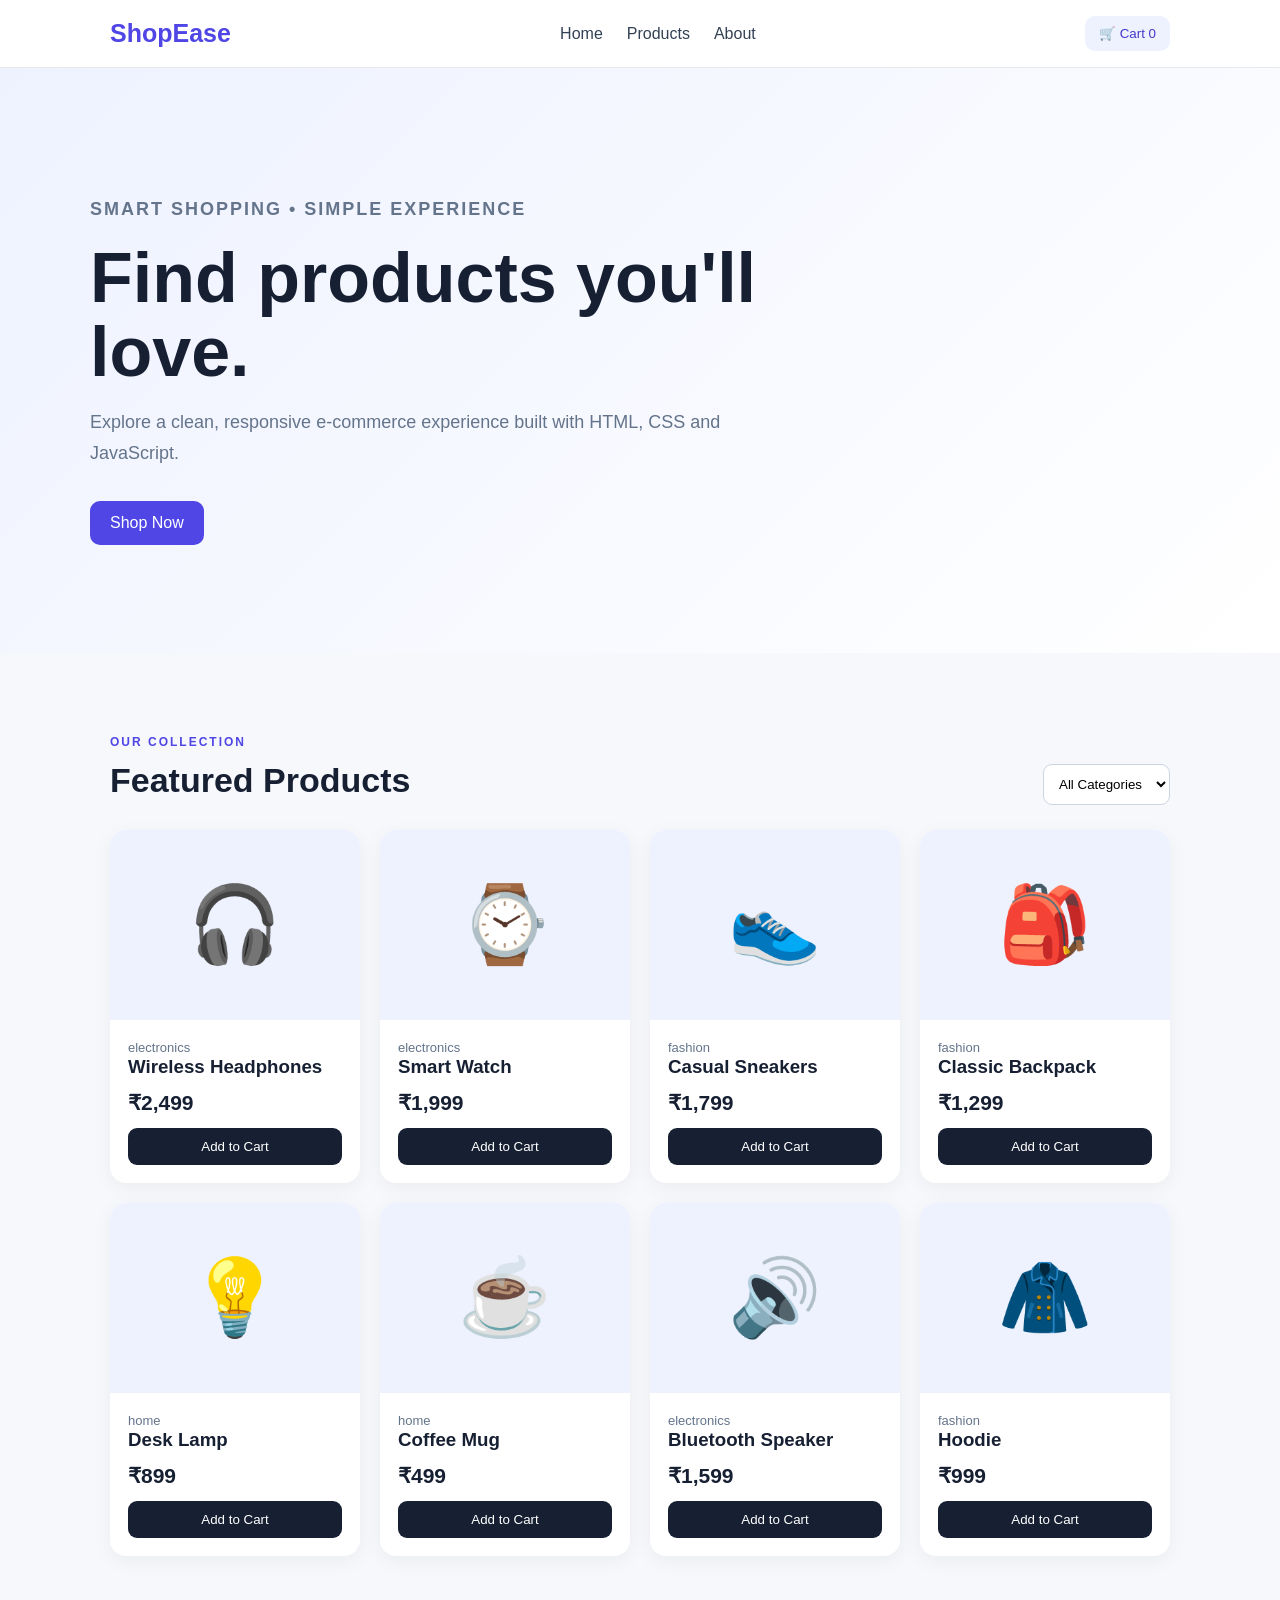
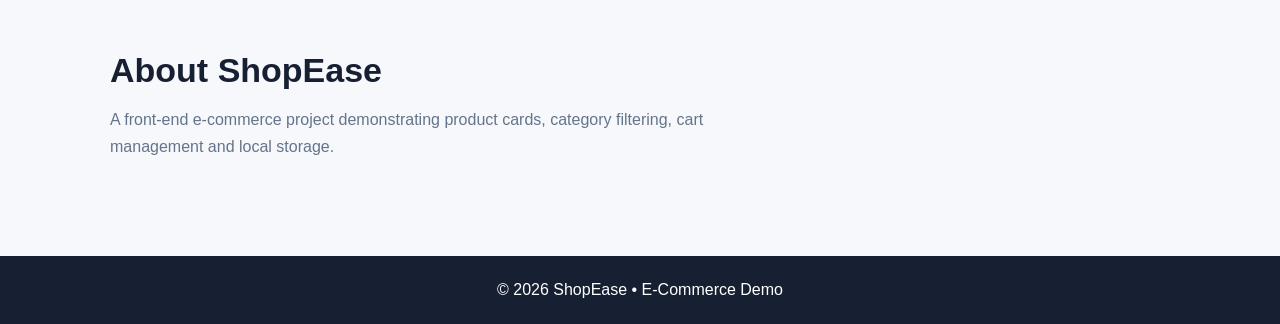
<file: index.html>
<!DOCTYPE html>
<html lang="en"><head><meta charset="UTF-8"><meta name="viewport" content="width=device-width,initial-scale=1.0"><title>ShopEase - E-Commerce</title><link rel="stylesheet" href="style.css"></head>
<body>
<header><nav><a class="logo" href="#">ShopEase</a><div class="nav-links"><a href="#home">Home</a><a href="#products">Products</a><a href="#about">About</a></div><button id="cartBtn" class="cart">🛒 Cart <span id="cartCount">0</span></button></nav></header>
<section id="home" class="hero"><div><p class="eyebrow">SMART SHOPPING • SIMPLE EXPERIENCE</p><h1>Find products you'll love.</h1><p>Explore a clean, responsive e-commerce experience built with HTML, CSS and JavaScript.</p><a class="primary" href="#products">Shop Now</a></div></section>
<section id="products" class="products-section"><div class="section-head"><div><p class="eyebrow">OUR COLLECTION</p><h2>Featured Products</h2></div><select id="categoryFilter"><option value="all">All Categories</option><option value="electronics">Electronics</option><option value="fashion">Fashion</option><option value="home">Home</option></select></div><div id="productGrid" class="grid"></div></section>
<section id="about" class="about"><h2>About ShopEase</h2><p>A front-end e-commerce project demonstrating product cards, category filtering, cart management and local storage.</p></section>
<div id="cartModal" class="modal hidden"><div class="modal-box"><button id="closeCart" class="close">×</button><h2>Your Cart</h2><div id="cartItems"></div><div class="cart-footer"><strong>Total: ₹<span id="total">0</span></strong><button id="checkout" class="primary">Checkout</button></div></div></div>
<footer>© 2026 ShopEase • E-Commerce Demo</footer><script src="script.js"></script></body></html>
</file>
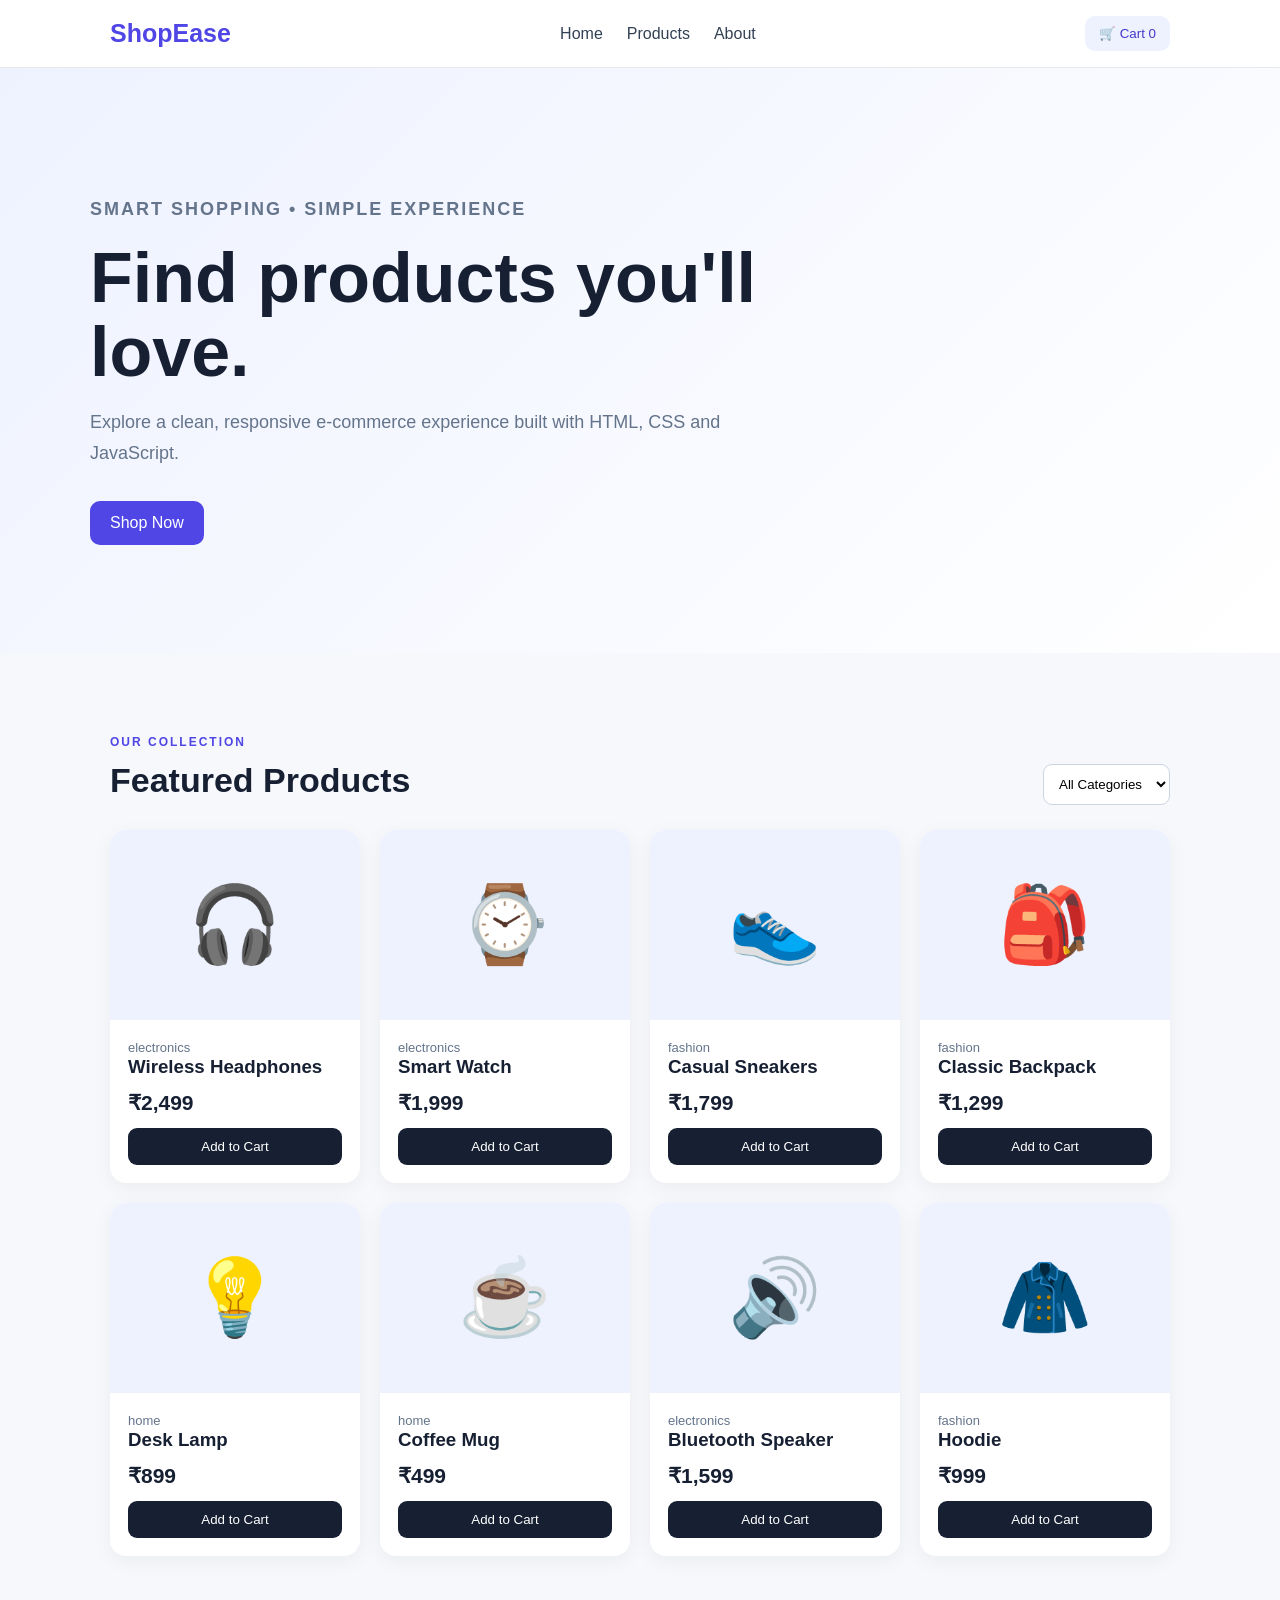
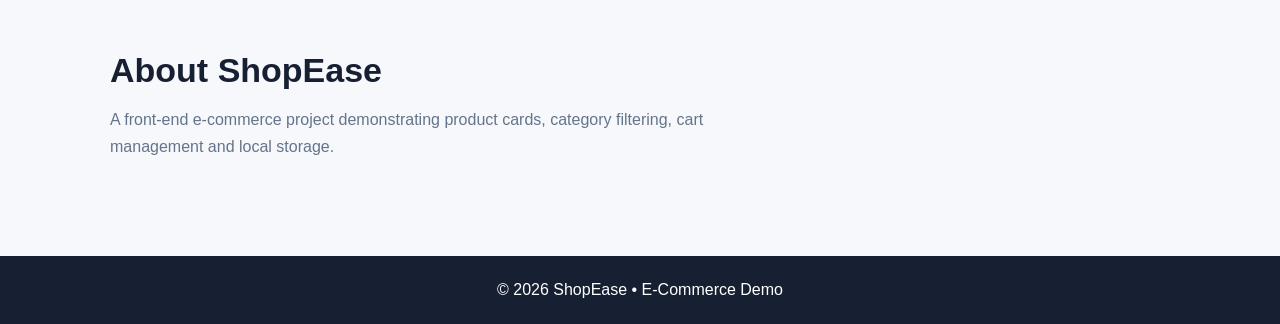
<file: index2.html>
<!DOCTYPE html>
<html lang="en"><head><meta charset="UTF-8"><meta name="viewport" content="width=device-width,initial-scale=1.0"><title>ShopEase - E-Commerce</title><link rel="stylesheet" href="style.css"></head>
<body>
<header><nav><a class="logo" href="#">ShopEase</a><div class="nav-links"><a href="#home">Home</a><a href="#products">Products</a><a href="#about">About</a></div><button id="cartBtn" class="cart">🛒 Cart <span id="cartCount">0</span></button></nav></header>
<section id="home" class="hero"><div><p class="eyebrow">SMART SHOPPING • SIMPLE EXPERIENCE</p><h1>Find products you'll love.</h1><p>Explore a clean, responsive e-commerce experience built with HTML, CSS and JavaScript.</p><a class="primary" href="#products">Shop Now</a></div></section>
<section id="products" class="products-section"><div class="section-head"><div><p class="eyebrow">OUR COLLECTION</p><h2>Featured Products</h2></div><select id="categoryFilter"><option value="all">All Categories</option><option value="electronics">Electronics</option><option value="fashion">Fashion</option><option value="home">Home</option></select></div><div id="productGrid" class="grid"></div></section>
<section id="about" class="about"><h2>About ShopEase</h2><p>A front-end e-commerce project demonstrating product cards, category filtering, cart management and local storage.</p></section>
<div id="cartModal" class="modal hidden"><div class="modal-box"><button id="closeCart" class="close">×</button><h2>Your Cart</h2><div id="cartItems"></div><div class="cart-footer"><strong>Total: ₹<span id="total">0</span></strong><button id="checkout" class="primary">Checkout</button></div></div></div>
<footer>© 2026 ShopEase • E-Commerce Demo</footer><script src="script.js"></script></body></html>
</file>
<file: style.css>
*{box-sizing:border-box}html{scroll-behavior:smooth}body{margin:0;font-family:Arial,sans-serif;color:#172033;background:#f7f8fc}header{position:sticky;top:0;z-index:10;background:#fff;border-bottom:1px solid #e5e7eb}nav{max-width:1100px;margin:auto;padding:16px 20px;display:flex;align-items:center;justify-content:space-between}.logo{font-size:25px;font-weight:800;color:#4f46e5;text-decoration:none}.nav-links{display:flex;gap:24px}.nav-links a{color:#334155;text-decoration:none}.cart{border:0;background:#eef2ff;color:#4338ca;padding:10px 14px;border-radius:10px;cursor:pointer}.hero{min-height:65vh;display:flex;align-items:center;padding:70px max(20px,calc((100% - 1100px)/2));background:linear-gradient(135deg,#eef2ff,#fff)}.hero>div{max-width:700px}.eyebrow{font-size:12px;letter-spacing:2px;font-weight:bold;color:#4f46e5}.hero h1{font-size:clamp(42px,7vw,70px);line-height:1.05;margin:12px 0}.hero p{font-size:18px;color:#64748b;line-height:1.7}.primary{display:inline-block;margin-top:15px;border:0;background:#4f46e5;color:#fff;padding:13px 20px;border-radius:10px;text-decoration:none;cursor:pointer}.products-section,.about{max-width:1100px;margin:auto;padding:70px 20px}.section-head{display:flex;justify-content:space-between;align-items:end;margin-bottom:25px}.section-head h2,.about h2{font-size:34px;margin:5px 0}.section-head select{padding:11px;border:1px solid #cbd5e1;border-radius:9px;background:#fff}.grid{display:grid;grid-template-columns:repeat(auto-fit,minmax(210px,1fr));gap:20px}.product{background:#fff;border-radius:16px;overflow:hidden;box-shadow:0 5px 20px #0000000d}.product-img{height:190px;display:grid;place-items:center;font-size:75px;background:#eef2ff}.product-body{padding:18px}.product h3{margin:0 0 7px}.category{color:#64748b;font-size:13px}.price{font-size:21px;font-weight:bold;margin:13px 0}.add{width:100%;padding:11px;border:0;border-radius:9px;background:#172033;color:#fff;cursor:pointer}.about{padding-top:20px;padding-bottom:80px}.about p{color:#64748b;max-width:650px;line-height:1.7}footer{text-align:center;padding:25px;background:#172033;color:#fff}.modal{position:fixed;inset:0;background:#0008;display:grid;place-items:center;padding:20px;z-index:20}.hidden{display:none}.modal-box{width:min(560px,100%);max-height:80vh;overflow:auto;background:#fff;border-radius:18px;padding:25px;position:relative}.close{position:absolute;right:18px;top:14px;border:0;background:none;font-size:28px;cursor:pointer}.cart-row{display:flex;align-items:center;gap:12px;padding:14px 0;border-bottom:1px solid #eee}.cart-row .name{flex:1}.qty button{border:1px solid #ddd;background:#fff;padding:4px 9px}.cart-footer{display:flex;justify-content:space-between;align-items:center;padding-top:20px}@media(max-width:650px){.nav-links{display:none}.section-head{align-items:start;gap:15px;flex-direction:column}.hero{padding-top:50px;padding-bottom:50px}}
</file>
